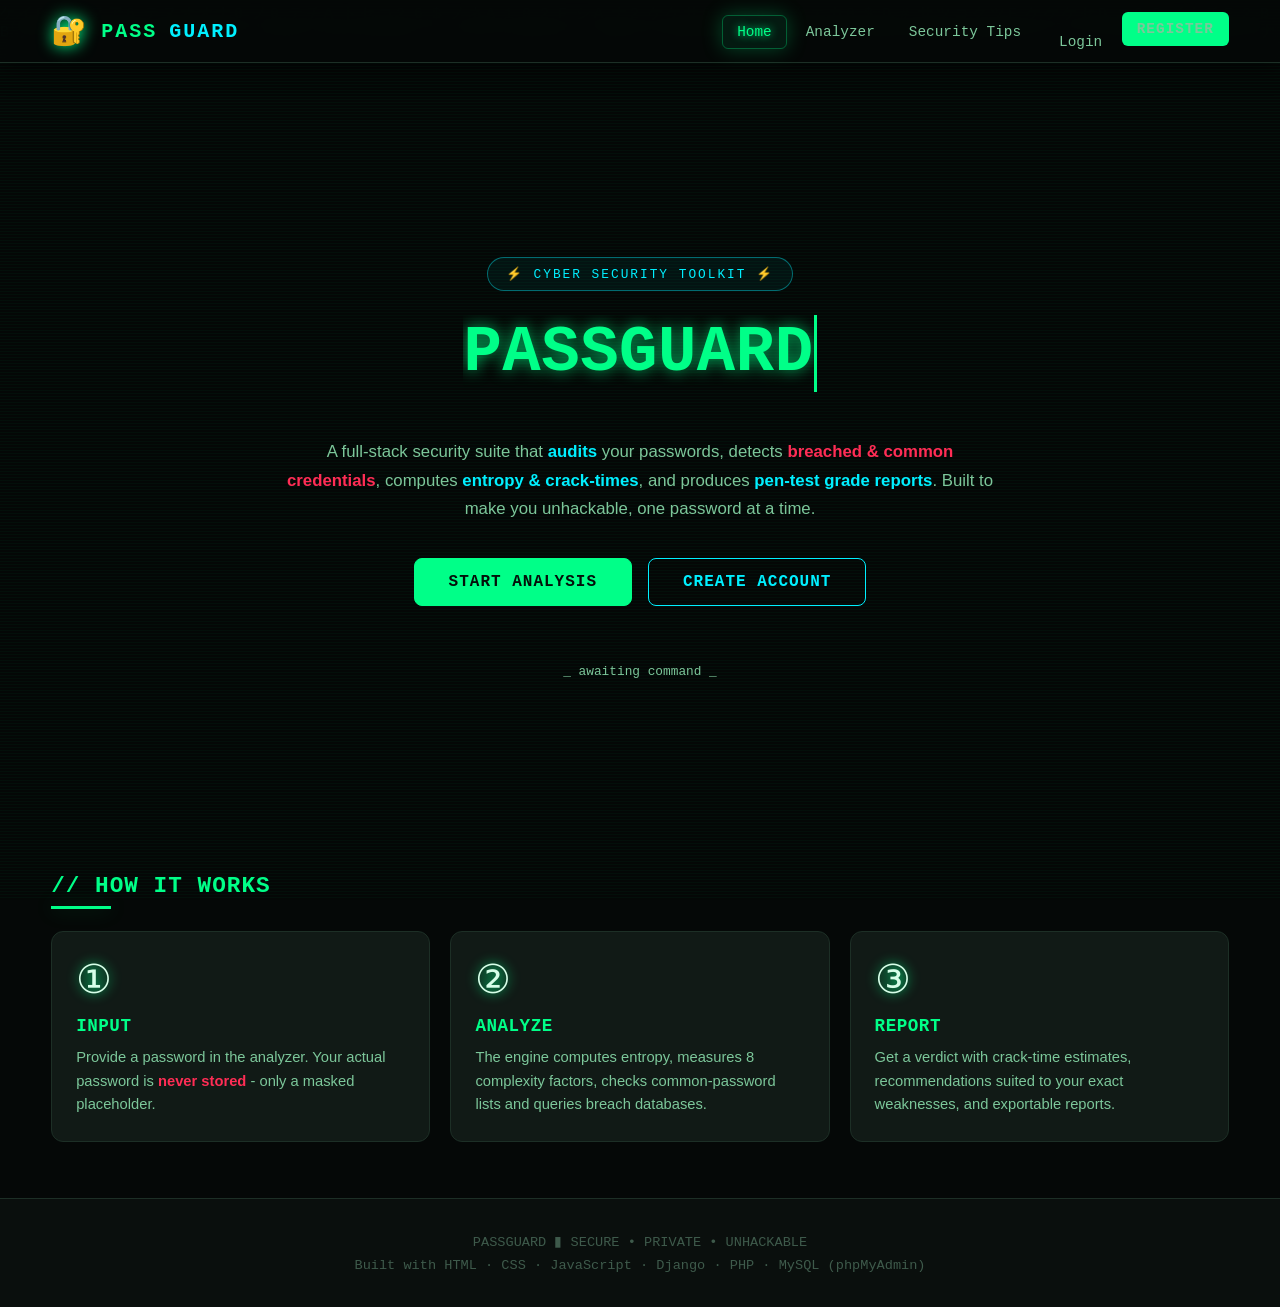
<file: frontend/index.html>
<!DOCTYPE html>
<html lang="en">
<head>
  <meta charset="UTF-8">
  <meta name="viewport" content="width=device-width, initial-scale=1.0">
  <title>PassGuard :: Password Strength Analyzer</title>
  <link rel="stylesheet" href="css/style.css">
  <link rel="icon" href="images/logo.svg" type="image/svg+xml">
</head>
<body>
  <canvas id="matrix-canvas" class="matrix-bg"></canvas>
  <div class="scanlines"></div>

  <nav class="navbar">
    <a class="brand" href="index.html"><span class="brand-icon">🔐</span> Pass<span style="color:var(--neon-cyan)">Guard</span></a>
    <ul class="nav-links" id="nav-links">
      <li><a href="index.html" class="active">Home</a></li>
      <li><a href="analyzer.html">Analyzer</a></li>
      <li><a href="recommendations.html">Security Tips</a></li>
      <li id="nav-admin" style="display:none;"><a href="admin_dashboard.html" style="color:var(--toxic-red)">Admin</a></li>
      <li><span id="user-badge" class="terminal-text muted" style="font-size:.75rem;"></span></li>
      <li id="nav-auth-area"></li>
    </ul>
    <button class="burger" onclick="document.getElementById('nav-links').classList.toggle('open')"><span></span><span></span><span></span></button>
  </nav>

  <section class="hero">
    <div class="hero-badge">⚡ CYBER SECURITY TOOLKIT ⚡</div>
    <h1><span class="typewriter" id="typewriter-text" data-text="PASSGUARD"></span></h1>
    <p>
      A full-stack security suite that <b class="cyan-text">audits</b> your passwords, detects
      <b class="danger">breached &amp; common credentials</b>, computes
      <b class="cyan-text">entropy &amp; crack-times</b>, and produces
      <b class="cyan-text">pen-test grade reports</b>. Built to make you
      unhackable, one password at a time.
    </p>
    <div style="display:flex; gap:16px; flex-wrap:wrap; justify-content:center; margin-top:10px;">
      <a href="analyzer.html" class="btn btn-solid btn-lg">START ANALYSIS</a>
      <a href="register.html" class="btn btn-cyan btn-lg">CREATE ACCOUNT</a>
    </div>
    <div class="terminal-text muted" style="margin-top:34px; font-size:.8rem;">
      <span class="blink">_</span> awaiting command <span class="blink">_</span>
    </div>
  </section>

<section class="section" style="padding-top:0;">
    <h2 class="section-title">// HOW IT WORKS</h2>
    <div class="grid grid-3">
      <div class="card">
        <span class="card-icon">①</span>
        <h3>INPUT</h3>
        <p>Provide a password in the analyzer. Your actual password is <b class="danger">never stored</b> - only a masked placeholder.</p>
      </div>
      <div class="card">
        <span class="card-icon">②</span>
        <h3>ANALYZE</h3>
        <p>The engine computes entropy, measures 8 complexity factors, checks common-password lists and queries breach databases.</p>
      </div>
      <div class="card">
        <span class="card-icon">③</span>
        <h3>REPORT</h3>
        <p>Get a verdict with crack-time estimates, recommendations suited to your exact weaknesses, and exportable reports.</p>
      </div>
    </div>
  </section>

  <footer class="footer">
<p>PASSGUARD <span class="blink">▮</span> SECURE • PRIVATE • UNHACKABLE</p>
    <p style="margin-top:8px;">Built with HTML · CSS · JavaScript · Django · PHP · MySQL (phpMyAdmin)</p>
  </footer>

  <script src="js/common.js"></script>
</body>
</html>
</file>
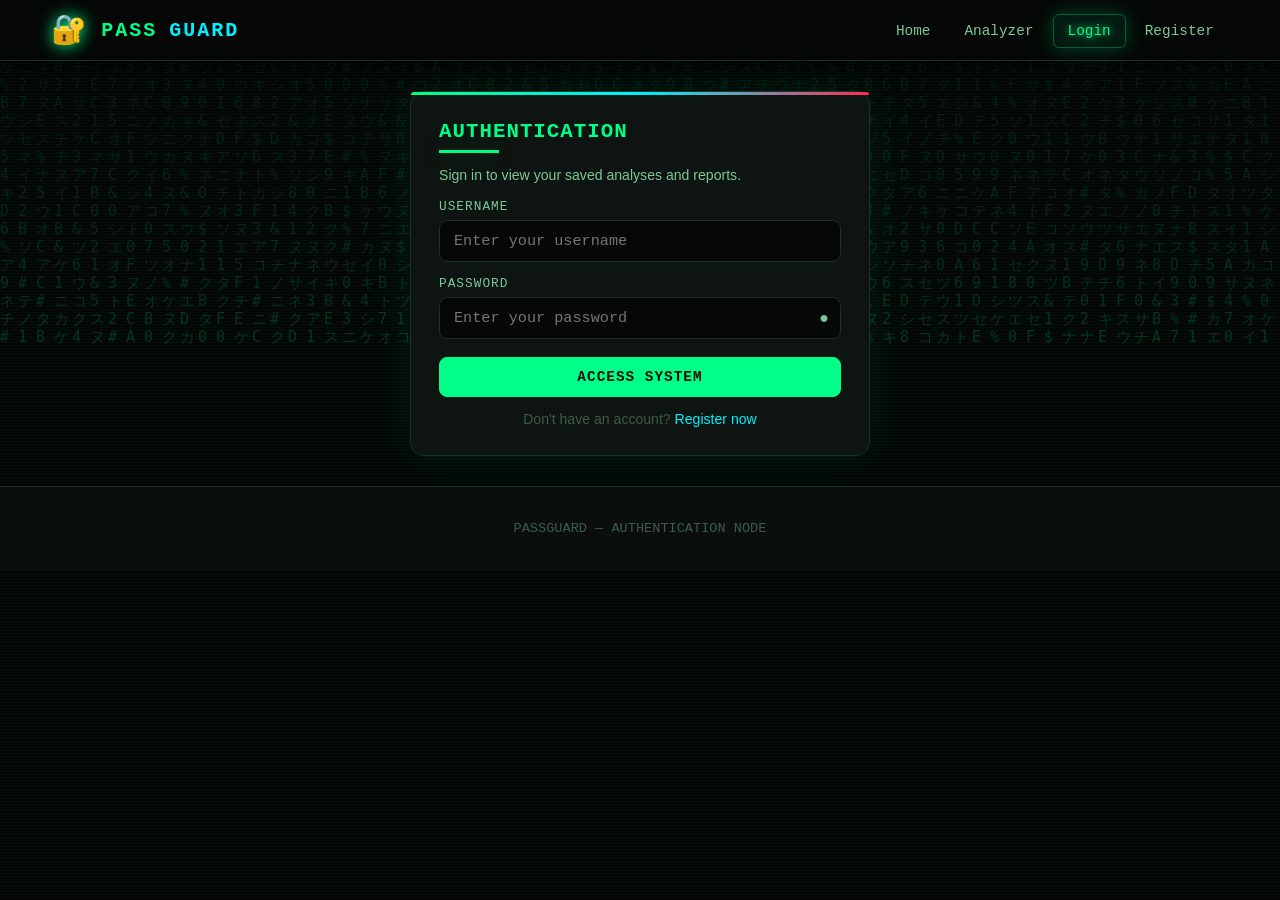
<file: frontend/admin_dashboard.html>
<!DOCTYPE html>
<html lang="en">
<head>
  <meta charset="UTF-8">
  <meta name="viewport" content="width=device-width, initial-scale=1.0">
  <title>PassGuard :: Admin Dashboard</title>
  <link rel="stylesheet" href="css/style.css">
  <link rel="icon" href="images/logo.svg" type="image/svg+xml">
</head>
<body>
  <canvas id="matrix-canvas" class="matrix-bg"></canvas>
  <div class="scanlines"></div>

  <nav class="navbar">
    <a class="brand" href="index.html"><span class="brand-icon">🔐</span> Pass<span style="color:var(--neon-cyan)">Guard</span></a>
    <ul class="nav-links" id="nav-links">
      <li><a href="dashboard.html">Dashboard</a></li>
      <li><a href="analyzer.html">Analyzer</a></li>
      <li><a href="history.html">History</a></li>
      <li><a href="report.html">Report</a></li>
      <li><a href="admin_dashboard.html" class="active" style="color:var(--toxic-red)">Admin</a></li>
      <li><span id="user-badge" class="terminal-text muted" style="font-size:.75rem;"></span></li>
      <li id="nav-auth-area"></li>
    </ul>
    <button class="burger" onclick="document.getElementById('nav-links').classList.toggle('open')"><span></span><span></span><span></span></button>
  </nav>

  <section class="section">
    <div style="display:flex; justify-content:space-between; align-items:center; gap:16px; flex-wrap:wrap;">
      <h2 class="section-title" style="margin-bottom:0;">
        <span style="color:var(--toxic-red)">//</span> ADMIN DASHBOARD
        <span class="muted" style="font-size:.85rem;">root: <span id="admin-name" class="danger">...</span></span>
      </h2>
      <span class="terminal-text muted" id="admin-stats-text" style="font-size:.75rem;"></span>
    </div>

    <div class="grid grid-2" style="grid-template-columns:repeat(auto-fit,minmax(150px,1fr)); margin-top:30px;">
      <div class="counter-card"><div class="counter" id="users-total">0</div><div class="counter-label">Total Users</div></div>
      <div class="counter-card"><div class="counter" id="passwords-total">0</div><div class="counter-label">Total Analyses</div></div>
      <div class="counter-card"><div class="counter" id="common-total" style="color:var(--warning-amber);">0</div><div class="counter-label">Common Flags</div></div>
      <div class="counter-card"><div class="counter" id="breaches-total" style="color:var(--toxic-red);">0</div><div class="counter-label">Breach Hits</div></div>
      <div class="counter-card"><div class="counter" id="reports-total" style="color:var(--neon-cyan);">0</div><div class="counter-label">Reports</div></div>
      <div class="counter-card"><div class="counter" id="active-today" style="color:var(--matrix-green);">0</div><div class="counter-label">Active Today</div></div>
    </div>

    <div class="grid grid-2" style="margin-top:26px;">
      <div class="chart-container">
        <h3>▌ WEEKLY ACTIVITY</h3>
        <canvas id="week-chart" width="470" height="220"></canvas>
      </div>
      <div class="chart-container">
        <h3>▌ LIVE SYSTEM LOG</h3>
        <div class="terminal-feed" id="admin-feed"></div>
      </div>
    </div>

    <div class="chart-container" style="margin-top:26px;">
      <h3>▌ USER MANAGEMENT <span class="muted" style="font-size:.75rem;">(ban / unban / delete)</span></h3>
      <div class="table-wrapper" style="margin-top:14px;">
        <table>
          <thead><tr>
            <th>ID</th><th>Username</th><th>Full Name</th><th>Email</th><th>Role</th>
            <th>Status</th><th>Analyses</th><th>Last Login</th><th>Actions</th>
          </tr></thead>
          <tbody id="users-tbody"></tbody>
        </table>
      </div>
    </div>
  </section>

  <footer class="footer"><p>PASSGUARD — ADMIN NODE (RESTRICTED AREA)</p></footer>

  <script src="js/common.js"></script>
  <script src="js/admin.js"></script>
</body>
</html>
</file>
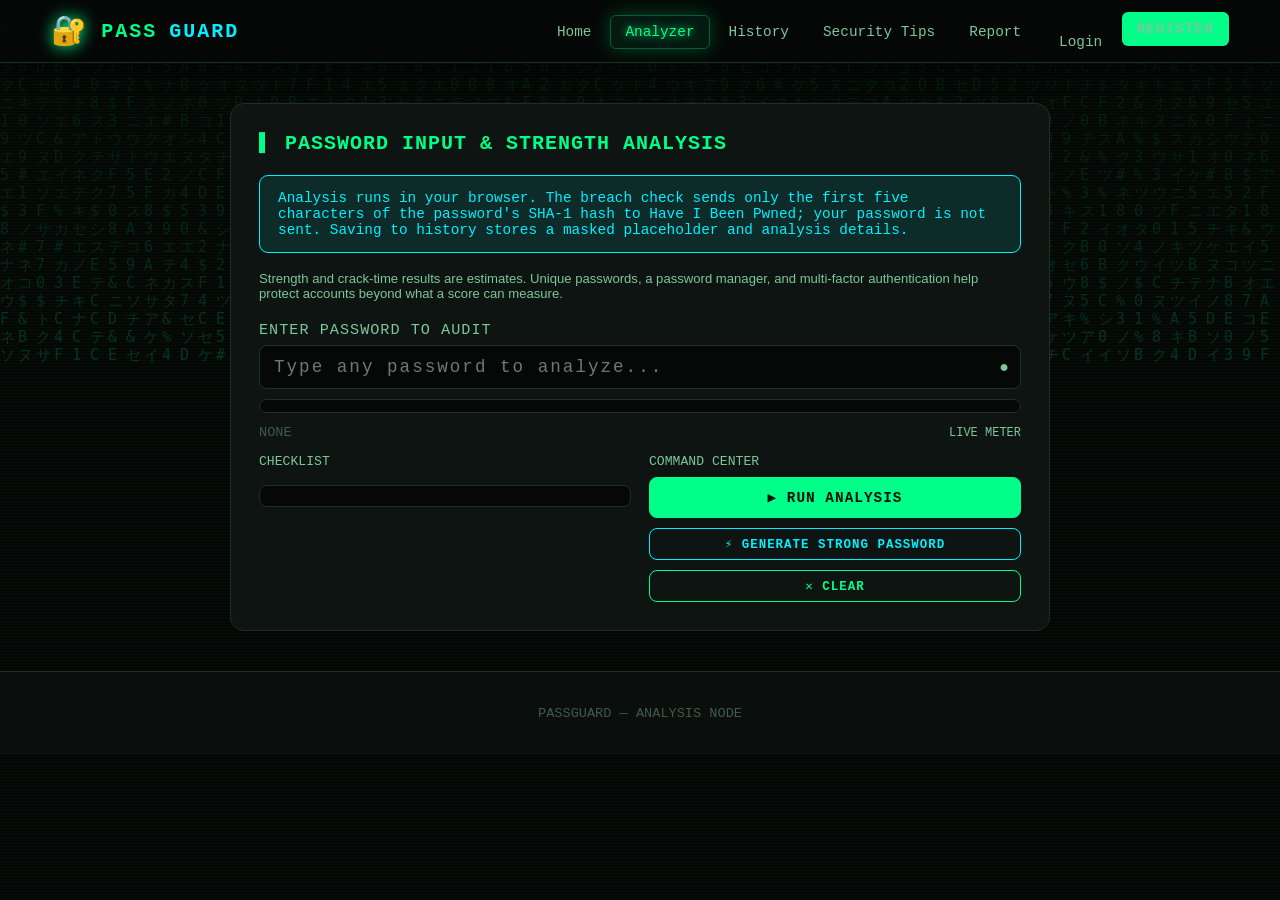
<file: frontend/analyzer.html>
<!DOCTYPE html>
<html lang="en">
<head>
  <meta charset="UTF-8">
  <meta name="viewport" content="width=device-width, initial-scale=1.0">
  <title>PassGuard :: Password Analyzer</title>
  <link rel="stylesheet" href="css/style.css">
  <link rel="icon" href="images/logo.svg" type="image/svg+xml">
</head>
<body>
  <canvas id="matrix-canvas" class="matrix-bg"></canvas>
  <div class="scanlines"></div>

  <nav class="navbar">
    <a class="brand" href="index.html"><span class="brand-icon">🔐</span> Pass<span style="color:var(--neon-cyan)">Guard</span></a>
    <ul class="nav-links" id="nav-links">
      <li><a href="index.html">Home</a></li>
      <li><a href="analyzer.html" class="active">Analyzer</a></li>
      <li><a href="history.html">History</a></li>
      <li><a href="recommendations.html">Security Tips</a></li>
      <li><a href="report.html">Report</a></li>
      <li id="nav-admin" style="display:none;"><a href="admin_dashboard.html" style="color:var(--toxic-red)">Admin</a></li>
      <li><span id="user-badge" class="terminal-text muted" style="font-size:.75rem;"></span></li>
      <li id="nav-auth-area"></li>
    </ul>
    <button class="burger" onclick="document.getElementById('nav-links').classList.toggle('open')"><span></span><span></span><span></span></button>
  </nav>

  <div class="analyzer-layout" style="grid-template-columns:none; max-width:1200px; margin:40px auto; padding:0 5%;">
    <div class="analyzer-panel" style="max-width:820px; margin:0 auto; width:100%;">
      <h2><span class="blink">▌</span> PASSWORD INPUT &amp; STRENGTH ANALYSIS</h2>

      <div class="alert alert-info show" style="display:block;">
        Analysis runs in your browser. The breach check sends only the first five characters of the password's SHA-1 hash to Have I Been Pwned; your password is not sent. Saving to history stores a masked placeholder and analysis details.
      </div>
      <p class="muted" style="font-size:.82rem; margin:12px 0 0;">Strength and crack-time results are estimates. Unique passwords, a password manager, and multi-factor authentication help protect accounts beyond what a score can measure.</p>

      <div class="form-group" style="margin-top:20px;">
        <label for="password" style="font-size:.95rem;">ENTER PASSWORD TO AUDIT</label>
        <div class="input-wrapper">
          <input type="password" id="password" placeholder="Type any password to analyze..." autocomplete="off" style="font-size:1.1rem; letter-spacing:2px;">
          <button type="button" class="toggle-password" data-target="password">●</button>
        </div>
        <div class="strength-meter" style="height:14px;"><div class="strength-fill" id="password-meter"></div></div>
        <div class="strength-stats">
          <span id="password-label" style="color:var(--text-muted)">NONE</span>
          <span class="muted" style="font-size:.75rem;">LIVE METER</span>
        </div>
      </div>

      <div class="grid grid-2" style="gap:18px; margin-top:8px;">
        <div>
          <label style="display:block; margin-bottom:8px; font-family:var(--font-terminal); font-size:.82rem; color:var(--text-secondary);">CHECKLIST</label>
          <ul class="criteria-list" id="password-criteria" style="border:1px solid var(--border-glow); border-radius:8px; padding:10px 14px; background:var(--bg-deep);"></ul>
        </div>
        <div>
          <label style="display:block; margin-bottom:8px; font-family:var(--font-terminal); font-size:.82rem; color:var(--text-secondary);">COMMAND CENTER</label>
          <div style="display:flex; flex-direction:column; gap:10px;">
            <button class="btn btn-solid" onclick="PSA_AnalyzerPage.run()">▶ RUN ANALYSIS</button>
            <button class="btn btn-cyan btn-sm" onclick="PSA_Analyzer.generateStrongSuggestion()">⚡ Generate Strong Password</button>
            <button class="btn btn-sm" onclick="document.getElementById('password').value=''; document.getElementById('password').dispatchEvent(new Event('input')); PSA_AnalyzerPage.clearResult();">✕ Clear</button>
          </div>
          <div id="generated-password" style="margin-top:14px; display:none;">
            <div class="analyzer-panel" style="padding:14px; margin:0; background:var(--bg-deep);">
              <div id="generated-pw-value" style="font-family:var(--font-terminal); font-size:1.05rem; color:var(--neon-cyan); word-break:break-all; margin-bottom:8px;"></div>
              <div style="display:flex; gap:8px;">
                <button class="btn btn-sm btn-cyan" onclick="PSA_Analyzer.copyGenerated()">Copy</button>
                <button class="btn btn-sm" onclick="PSA_Analyzer.useGenerated()">Use</button>
              </div>
            </div>
          </div>
        </div>
      </div>

      <div id="analysis-result" class="analysis-result" style="margin-top:28px;"></div>
    </div>
  </div>

  <footer class="footer"><p>PASSGUARD — ANALYSIS NODE</p></footer>

<script src="js/common.js"></script>
<script src="js/validations.js"></script>
<script src="js/analyzer.js"></script>
<script src="js/report.js"></script>
<script src="js/analyzer_page.js"></script>
</body>
</html>
</file>
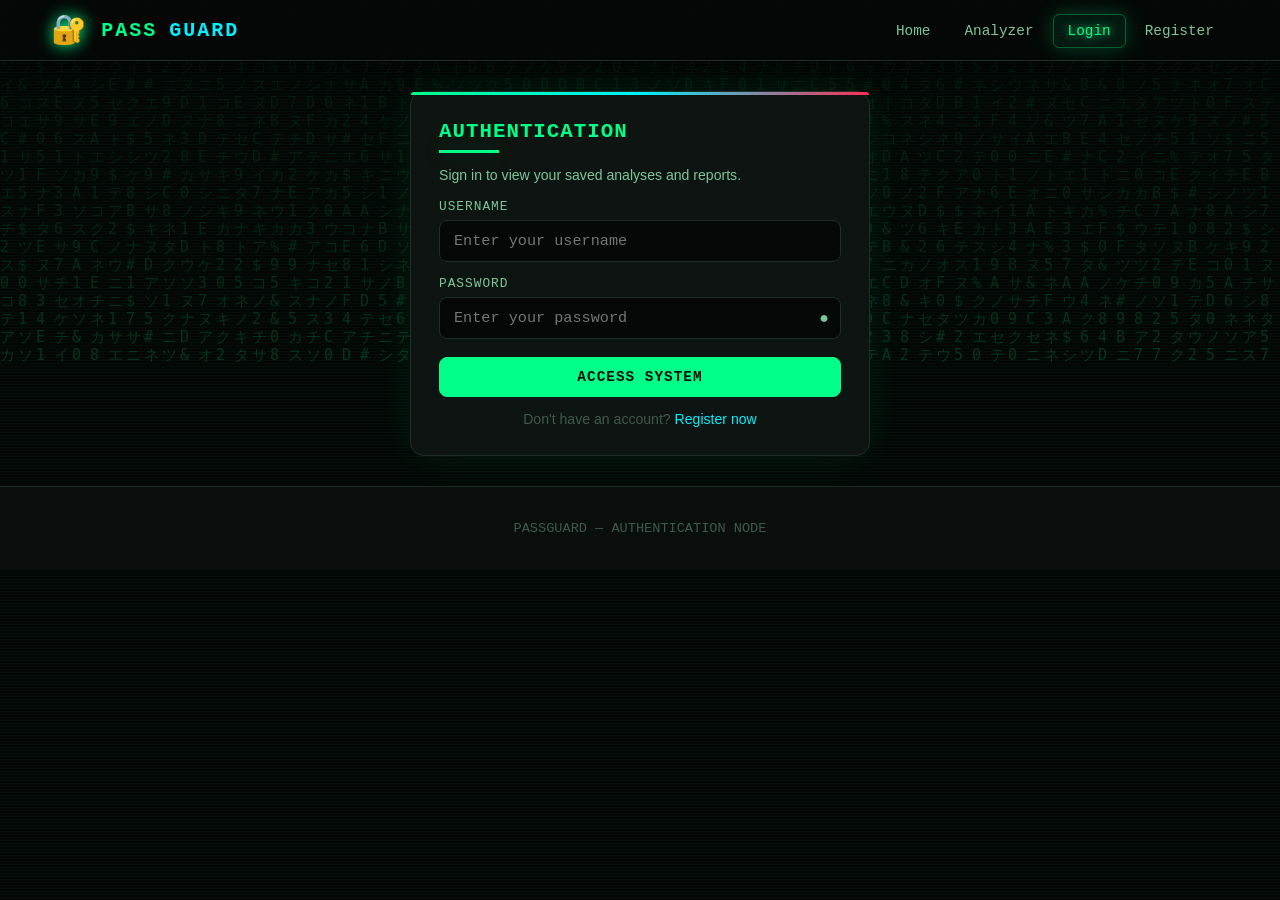
<file: frontend/dashboard.html>
<!DOCTYPE html>
<html lang="en">
<head>
  <meta charset="UTF-8">
  <meta name="viewport" content="width=device-width, initial-scale=1.0">
  <title>PassGuard :: Dashboard</title>
  <link rel="stylesheet" href="css/style.css">
  <link rel="icon" href="images/logo.svg" type="image/svg+xml">
</head>
<body>
  <canvas id="matrix-canvas" class="matrix-bg"></canvas>
  <div class="scanlines"></div>

  <nav class="navbar">
    <a class="brand" href="index.html"><span class="brand-icon">🔐</span> Pass<span style="color:var(--neon-cyan)">Guard</span></a>
    <ul class="nav-links" id="nav-links">
      <li><a href="index.html">Home</a></li>
      <li><a href="dashboard.html" class="active">Dashboard</a></li>
      <li><a href="analyzer.html">Analyzer</a></li>
      <li><a href="history.html">History</a></li>
      <li><a href="recommendations.html">Security Tips</a></li>
      <li><a href="report.html">Report</a></li>
      <li id="nav-admin" style="display:none;"><a href="admin_dashboard.html" style="color:var(--toxic-red)">Admin</a></li>
      <li><span id="user-badge" class="terminal-text muted" style="font-size:.75rem;"></span></li>
      <li id="nav-auth-area"></li>
    </ul>
    <button class="burger" onclick="document.getElementById('nav-links').classList.toggle('open')"><span></span><span></span><span></span></button>
  </nav>

  <section class="section">
    <h2 class="section-title">// USER DASHBOARD <span class="muted" style="font-size:.9rem;">welcome back, <span id="user-name-display" class="cyan-text">USER</span></span></h2>

    <div class="grid grid-2" style="grid-template-columns:repeat(auto-fit,minmax(150px,1fr));">
      <div class="counter-card"><div class="counter" id="stat-total">0</div><div class="counter-label">Total Analyses</div></div>
      <div class="counter-card"><div class="counter" id="stat-avg">0</div><div class="counter-label">Avg Strength /8</div></div>
      <div class="counter-card"><div class="counter" id="stat-weak" style="color:var(--toxic-red);">0</div><div class="counter-label">Weak Flagged</div></div>
      <div class="counter-card"><div class="counter" id="stat-strong" style="color:var(--matrix-green);">0</div><div class="counter-label">Strong Passwords</div></div>
      <div class="counter-card"><div class="counter" id="stat-common" style="color:var(--warning-amber);">0</div><div class="counter-label">Common Detected</div></div>
      <div class="counter-card"><div class="counter" id="stat-breaches" style="color:var(--toxic-red);">0</div><div class="counter-label">Breach Hits</div></div>
    </div>

    <div class="grid grid-2" style="margin-top:26px;">
      <div class="chart-container">
        <h3>▌ STRENGTH DISTRIBUTION</h3>
        <canvas id="strength-chart" width="480" height="240"></canvas>
      </div>
      <div class="chart-container">
        <h3>▌ QUICK ACTIONS</h3>
        <div style="display:flex; flex-direction:column; gap:12px; margin-top:14px;">
          <a href="analyzer.html" class="btn btn-solid">▶ Analyze a Password</a>
          <a href="history.html" class="btn btn-cyan">🗃 View Full History</a>
          <a href="recommendations.html" class="btn">🛡 Security Recommendations</a>
          <a href="report.html" class="btn">📄 Generate Report</a>
        </div>
      </div>
    </div>

    <div class="chart-container" style="margin-top:26px;">
      <h3>▌ RECENT ANALYSES</h3>
      <div class="table-wrapper" style="margin-top:14px;">
        <table>
          <thead><tr><th>Password</th><th>Rating</th><th>Score</th><th>Crack Time</th><th>Status</th><th>Time</th></tr></thead>
          <tbody id="recent-analyses"></tbody>
        </table>
      </div>
    </div>
  </section>

  <footer class="footer"><p>PASSGUARD — USER DASHBOARD</p></footer>

  <script src="js/common.js"></script>
  <script src="js/dashboard.js"></script>
</body>
</html>
</file>
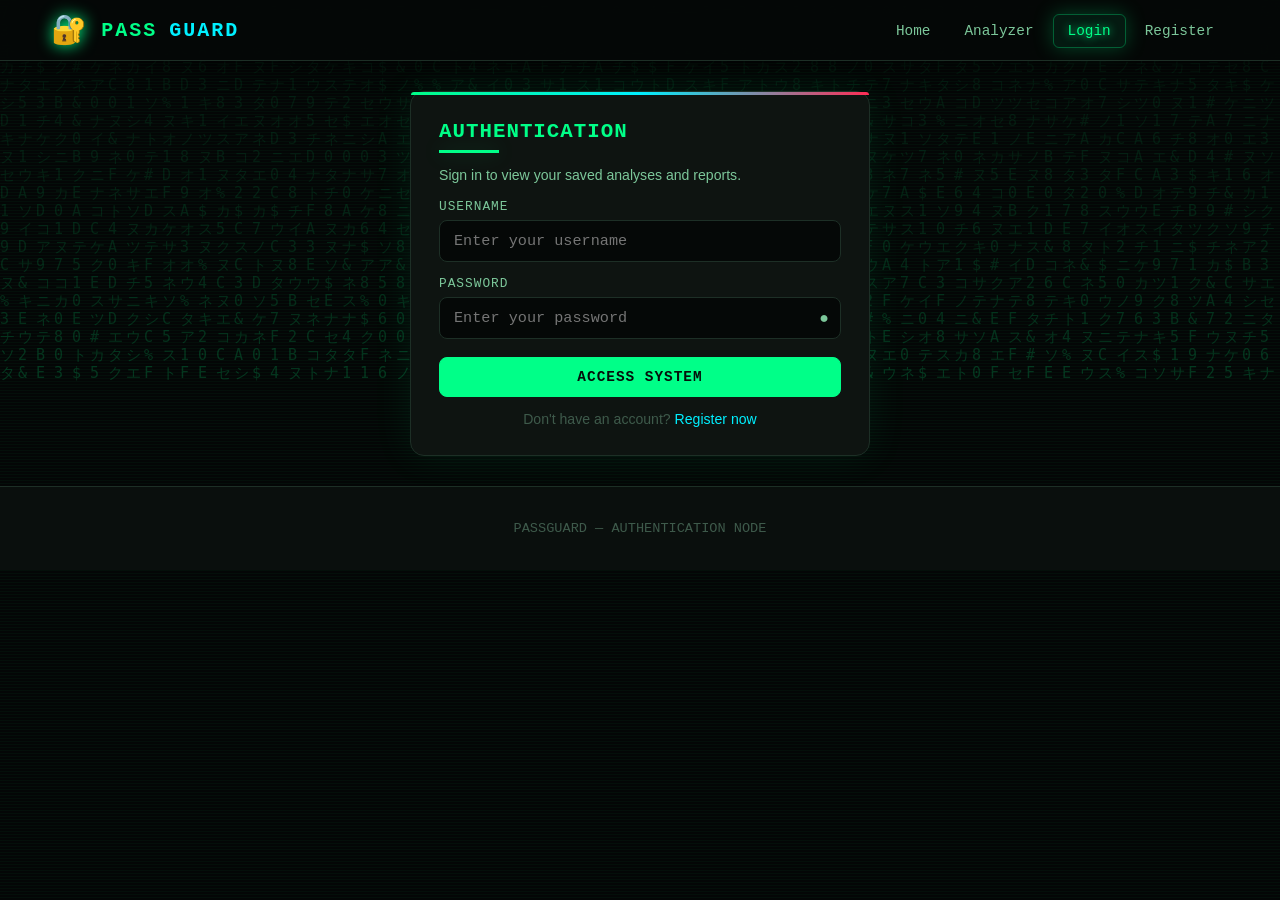
<file: frontend/history.html>
<!DOCTYPE html>
<html lang="en">
<head>
  <meta charset="UTF-8">
  <meta name="viewport" content="width=device-width, initial-scale=1.0">
  <title>PassGuard :: History</title>
  <link rel="stylesheet" href="css/style.css">
  <link rel="icon" href="images/logo.svg" type="image/svg+xml">
  <style>
    .modal-overlay {
      display: none; position: fixed; inset: 0; background: rgba(0,0,0,0.8);
      z-index: 1500; align-items: center; justify-content: center; padding: 5%;
    }
    .modal-overlay.open { display: flex; }
    .modal-box {
      background: var(--bg-panel); border: 1px solid var(--matrix-green);
      border-radius: 12px; padding: 30px; max-width: 520px; width: 100%;
      box-shadow: var(--shadow-green); animation: fadeInUp .4s ease;
    }
.modal-box h3 { color: var(--matrix-green); font-family: var(--font-terminal); margin-bottom: 16px; }
  </style>
</head>
<body>
  <canvas id="matrix-canvas" class="matrix-bg"></canvas>
  <div class="scanlines"></div>

  <nav class="navbar">
    <a class="brand" href="index.html"><span class="brand-icon">🔐</span> Pass<span style="color:var(--neon-cyan)">Guard</span></a>
    <ul class="nav-links" id="nav-links">
      <li><a href="dashboard.html">Dashboard</a></li>
      <li><a href="analyzer.html">Analyzer</a></li>
      <li><a href="history.html" class="active">History</a></li>
      <li><a href="recommendations.html">Security Tips</a></li>
      <li><a href="report.html">Report</a></li>
      <li id="nav-admin" style="display:none;"><a href="admin_dashboard.html" style="color:var(--toxic-red)">Admin</a></li>
      <li><span id="user-badge" class="terminal-text muted" style="font-size:.75rem;"></span></li>
      <li id="nav-auth-area"></li>
    </ul>
    <button class="burger" onclick="document.getElementById('nav-links').classList.toggle('open')"><span></span><span></span><span></span></button>
  </nav>

  <section class="section">
    <h2 class="section-title">// PASSWORD HISTORY <span class="muted" id="history-count" style="font-size:.9rem;"></span></h2>

    <div class="grid grid-2" style="grid-template-columns:1fr; margin-top:10px;">
      <div>
        <div class="table-wrapper">
          <table>
            <thead><tr>
              <th>ID</th><th>Password</th><th>Rating</th><th>Score</th><th>Entropy</th>
              <th>Crack Time</th><th>Common</th><th>Breaches</th><th>Analyzed</th><th>Actions</th>
            </tr></thead>
            <tbody id="history-tbody"></tbody>
          </table>
        </div>
      </div>
    </div>

    <div class="chart-container" style="margin-top:30px;">
      <h3>▌ ANALYSIS FEED</h3>
      <div class="terminal-feed" id="history-feed"></div>
    </div>
  </section>

  <div class="modal-overlay" id="detail-modal">
    <div class="modal-box">
      <h3>// ANALYSIS DETAILS</h3>
      <div class="modal-body"></div>
      <button class="btn btn-sm" id="modal-close" style="margin-top:18px;">CLOSE</button>
    </div>
  </div>

  <footer class="footer"><p>PASSGUARD — HISTORY NODE</p></footer>

  <script src="js/common.js"></script>
  <script src="js/history.js"></script>
</body>
</html>
</file>
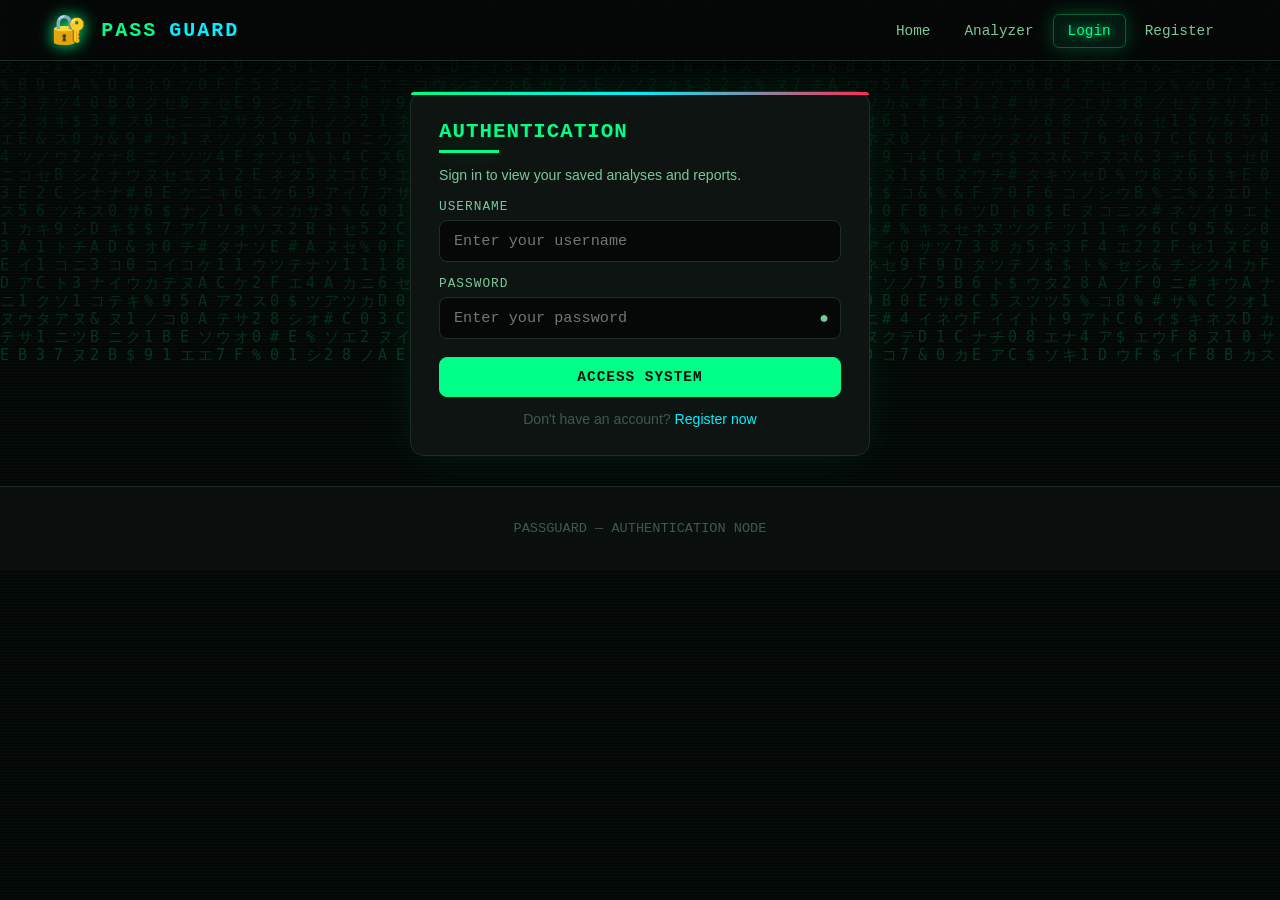
<file: frontend/login.html>
<!DOCTYPE html>
<html lang="en">
<head>
  <meta charset="UTF-8">
  <meta name="viewport" content="width=device-width, initial-scale=1.0">
  <title>PassGuard :: Login</title>
  <link rel="stylesheet" href="css/style.css">
  <link rel="icon" href="images/logo.svg" type="image/svg+xml">
</head>
<body>
  <canvas id="matrix-canvas" class="matrix-bg"></canvas>
  <div class="scanlines"></div>

  <nav class="navbar">
    <a class="brand" href="index.html"><span class="brand-icon">🔐</span> Pass<span style="color:var(--neon-cyan)">Guard</span></a>
    <ul class="nav-links" id="nav-links">
      <li><a href="index.html">Home</a></li>
      <li><a href="analyzer.html">Analyzer</a></li>
      <li><a href="login.html" class="active">Login</a></li>
      <li><a href="register.html">Register</a></li>
    </ul>
    <button class="burger" onclick="document.getElementById('nav-links').classList.toggle('open')"><span></span><span></span><span></span></button>
  </nav>

  <div class="form-container">
<h2 class="section-title" style="font-size:1.3rem; margin-bottom:14px;">AUTHENTICATION</h2>
    <div id="alert-box"></div>

    <p class="muted" style="font-size:.88rem; margin:0 0 16px;">Sign in to view your saved analyses and reports.</p>

    <form id="login-form" novalidate>
      <div class="form-group">
        <label for="username">USERNAME</label>
        <input type="text" id="username" placeholder="Enter your username" autocomplete="username">
        <div class="error-msg" id="username-error"></div>
      </div>
      <div class="form-group">
        <label for="password">PASSWORD</label>
        <div class="input-wrapper">
          <input type="password" id="password" placeholder="Enter your password" autocomplete="current-password" maxlength="8">
          <button type="button" class="toggle-password" data-target="password">●</button>
        </div>
        <div class="error-msg" id="password-error"></div>
      </div>
      <button type="submit" class="btn btn-solid" id="login-btn" style="width:100%; margin-top:4px;">ACCESS SYSTEM</button>
    </form>

    <div class="form-link">Don't have an account? <a href="register.html">Register now</a></div>
  </div>

  <footer class="footer"><p>PASSGUARD — AUTHENTICATION NODE</p></footer>

  <script src="js/common.js"></script>
  <script src="js/validations.js"></script>
  <script src="js/auth.js"></script>
</body>
</html>
</file>
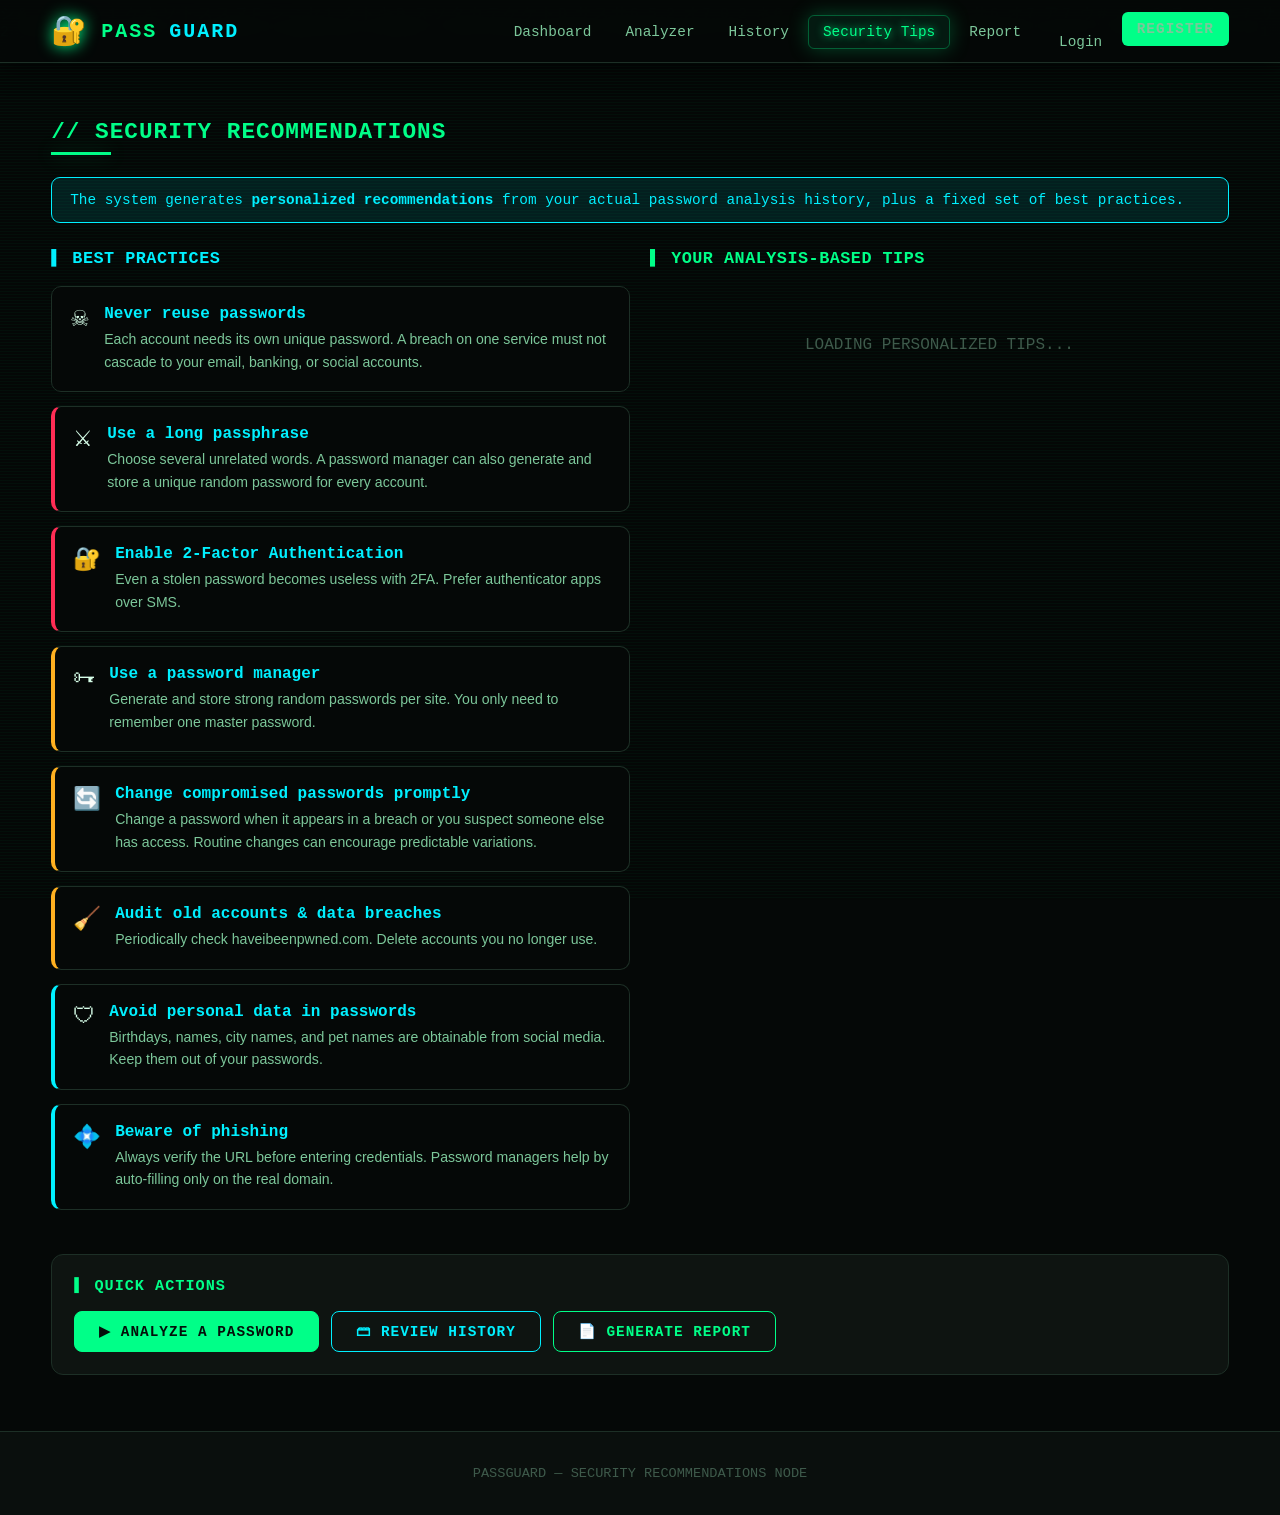
<file: frontend/recommendations.html>
<!DOCTYPE html>
<html lang="en">
<head>
  <meta charset="UTF-8">
  <meta name="viewport" content="width=device-width, initial-scale=1.0">
  <title>PassGuard :: Recommendations</title>
  <link rel="stylesheet" href="css/style.css">
  <link rel="icon" href="images/logo.svg" type="image/svg+xml">
</head>
<body>
  <canvas id="matrix-canvas" class="matrix-bg"></canvas>
  <div class="scanlines"></div>

  <nav class="navbar">
    <a class="brand" href="index.html"><span class="brand-icon">🔐</span> Pass<span style="color:var(--neon-cyan)">Guard</span></a>
    <ul class="nav-links" id="nav-links">
      <li><a href="dashboard.html">Dashboard</a></li>
      <li><a href="analyzer.html">Analyzer</a></li>
      <li><a href="history.html">History</a></li>
      <li><a href="recommendations.html" class="active">Security Tips</a></li>
      <li><a href="report.html">Report</a></li>
      <li id="nav-admin" style="display:none;"><a href="admin_dashboard.html" style="color:var(--toxic-red)">Admin</a></li>
      <li><span id="user-badge" class="terminal-text muted" style="font-size:.75rem;"></span></li>
      <li id="nav-auth-area"></li>
    </ul>
    <button class="burger" onclick="document.getElementById('nav-links').classList.toggle('open')"><span></span><span></span><span></span></button>
  </nav>

  <section class="section">
    <h2 class="section-title">// SECURITY RECOMMENDATIONS</h2>

    <div class="alert alert-info show" style="display:block; margin-bottom:26px;">
      The system generates <b class="cyan-text">personalized recommendations</b> from your actual password analysis history, plus a fixed set of best practices.
    </div>

    <div class="grid grid-2">
      <div>
        <h3 style="color:var(--neon-cyan); font-family:var(--font-terminal); margin-bottom:18px; font-size:1.05rem;">▌ BEST PRACTICES</h3>
        <div id="rec-list" data-wide="true"></div>
      </div>
      <div>
        <h3 style="color:var(--matrix-green); font-family:var(--font-terminal); margin-bottom:18px; font-size:1.05rem;">▌ YOUR ANALYSIS-BASED TIPS</h3>
        <div id="rec-history">
          <div class="empty-state">LOADING PERSONALIZED TIPS...</div>
        </div>
      </div>
    </div>

    <div class="chart-container" style="margin-top:30px;">
      <h3>▌ QUICK ACTIONS</h3>
      <div style="display:flex; gap:12px; flex-wrap:wrap; margin-top:14px;">
        <a href="analyzer.html" class="btn btn-solid">▶ Analyze a Password</a>
        <a href="history.html" class="btn btn-cyan">🗃 Review History</a>
        <a href="report.html" class="btn">📄 Generate Report</a>
      </div>
    </div>
  </section>

  <footer class="footer"><p>PASSGUARD — SECURITY RECOMMENDATIONS NODE</p></footer>

  <script src="js/common.js"></script>
  <script src="js/recommendations.js"></script>
</body>
</html>
</file>
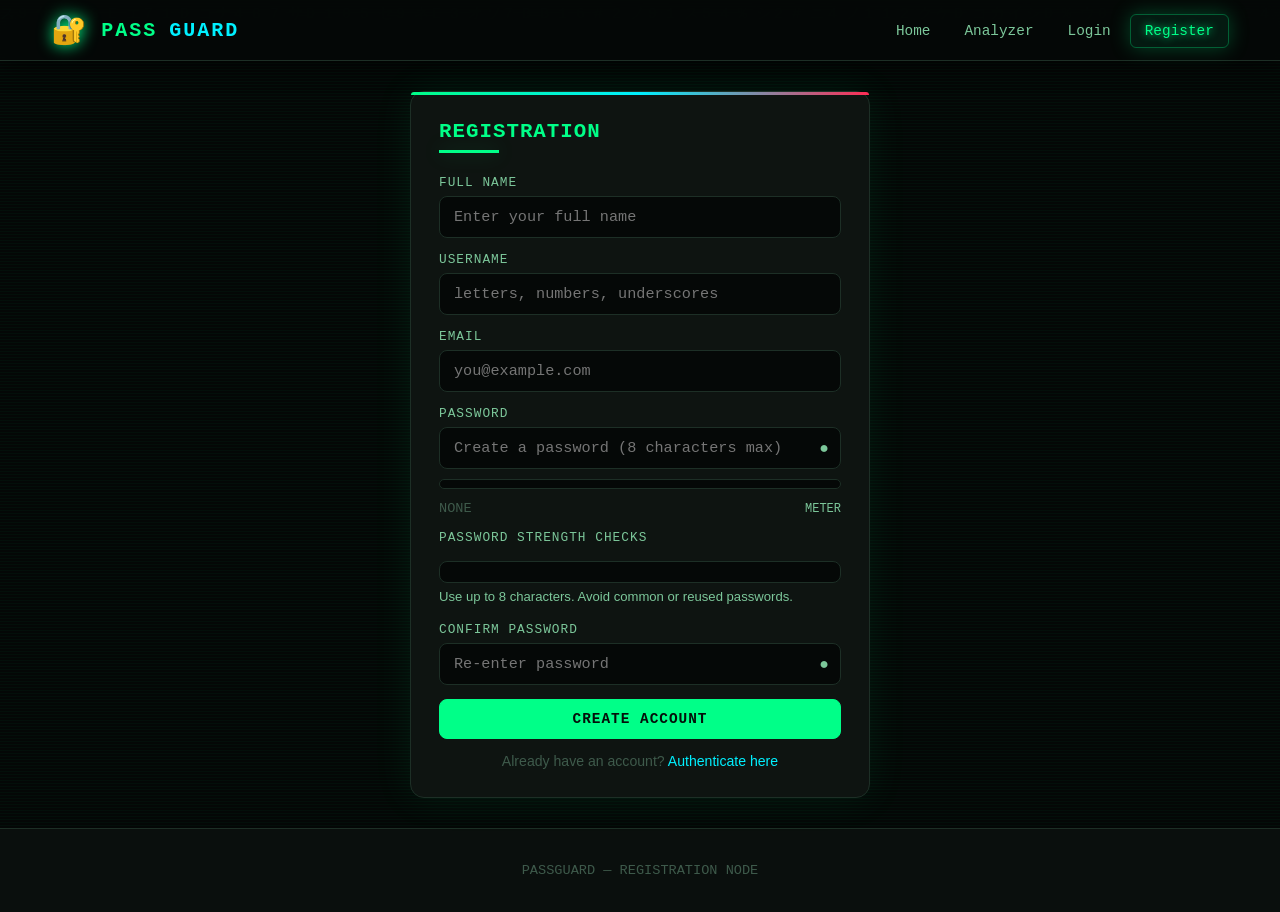
<file: frontend/register.html>
<!DOCTYPE html>
<html lang="en">
<head>
  <meta charset="UTF-8">
  <meta name="viewport" content="width=device-width, initial-scale=1.0">
  <title>PassGuard :: Registration</title>
  <link rel="stylesheet" href="css/style.css">
  <link rel="icon" href="images/logo.svg" type="image/svg+xml">
</head>
<body>
  <canvas id="matrix-canvas" class="matrix-bg"></canvas>
  <div class="scanlines"></div>

  <nav class="navbar">
    <a class="brand" href="index.html"><span class="brand-icon">🔐</span> Pass<span style="color:var(--neon-cyan)">Guard</span></a>
    <ul class="nav-links" id="nav-links">
      <li><a href="index.html">Home</a></li>
      <li><a href="analyzer.html">Analyzer</a></li>
      <li><a href="login.html">Login</a></li>
      <li><a href="register.html" class="active">Register</a></li>
    </ul>
    <button class="burger" onclick="document.getElementById('nav-links').classList.toggle('open')"><span></span><span></span><span></span></button>
  </nav>

  <div class="form-container">
    <h2 class="section-title" style="font-size:1.3rem;">REGISTRATION</h2>
    <div id="alert-box"></div>

    <form id="register-form" novalidate>
      <div class="form-group">
        <label for="fullname">FULL NAME</label>
        <input type="text" id="fullname" placeholder="Enter your full name" autocomplete="name">
        <div class="error-msg" id="fullname-error"></div>
      </div>
      <div class="form-group">
        <label for="username">USERNAME</label>
        <input type="text" id="username" placeholder="letters, numbers, underscores" autocomplete="username">
        <div class="error-msg" id="username-error"></div>
      </div>
      <div class="form-group">
        <label for="email">EMAIL</label>
        <input type="email" id="email" placeholder="you@example.com" autocomplete="email">
        <div class="error-msg" id="email-error"></div>
      </div>
      <div class="form-group">
        <label for="password">PASSWORD</label>
        <div class="input-wrapper">
        <input type="password" id="password" placeholder="Create a password (8 characters max)" autocomplete="new-password" maxlength="8">
          <button type="button" class="toggle-password" data-target="password">●</button>
        </div>
        <div class="strength-meter"><div class="strength-fill" id="password-meter"></div></div>
        <div class="strength-stats">
          <span id="password-label" style="color:var(--text-muted)">NONE</span>
          <span class="muted" style="font-size:.75rem;">METER</span>
        </div>
        <div class="error-msg" id="password-error"></div>
      </div>

      <div class="form-group">
        <label>PASSWORD STRENGTH CHECKS</label>
        <ul class="criteria-list" id="password-criteria" style="border:1px solid var(--border-glow); border-radius:8px; padding:10px 14px; background:var(--bg-deep);">
        </ul>
      </div>

      <p class="muted" style="font-size:.82rem; margin:-8px 0 18px;">Use up to 8 characters. Avoid common or reused passwords.</p>

      <div class="form-group">
        <label for="password_confirm">CONFIRM PASSWORD</label>
        <div class="input-wrapper">
          <input type="password" id="password_confirm" placeholder="Re-enter password" autocomplete="new-password" maxlength="8">
          <button type="button" class="toggle-password" data-target="password_confirm">●</button>
        </div>
        <div class="error-msg" id="password_confirm-error"></div>
      </div>

      <button type="submit" class="btn btn-solid" id="register-btn" style="width:100%;">CREATE ACCOUNT</button>
    </form>

    <div class="form-link">Already have an account? <a href="login.html">Authenticate here</a></div>
  </div>

  <footer class="footer"><p>PASSGUARD — REGISTRATION NODE</p></footer>

  <script src="js/common.js"></script>
  <script src="js/validations.js"></script>
  <script src="js/auth.js"></script>
</body>
</html>
</file>
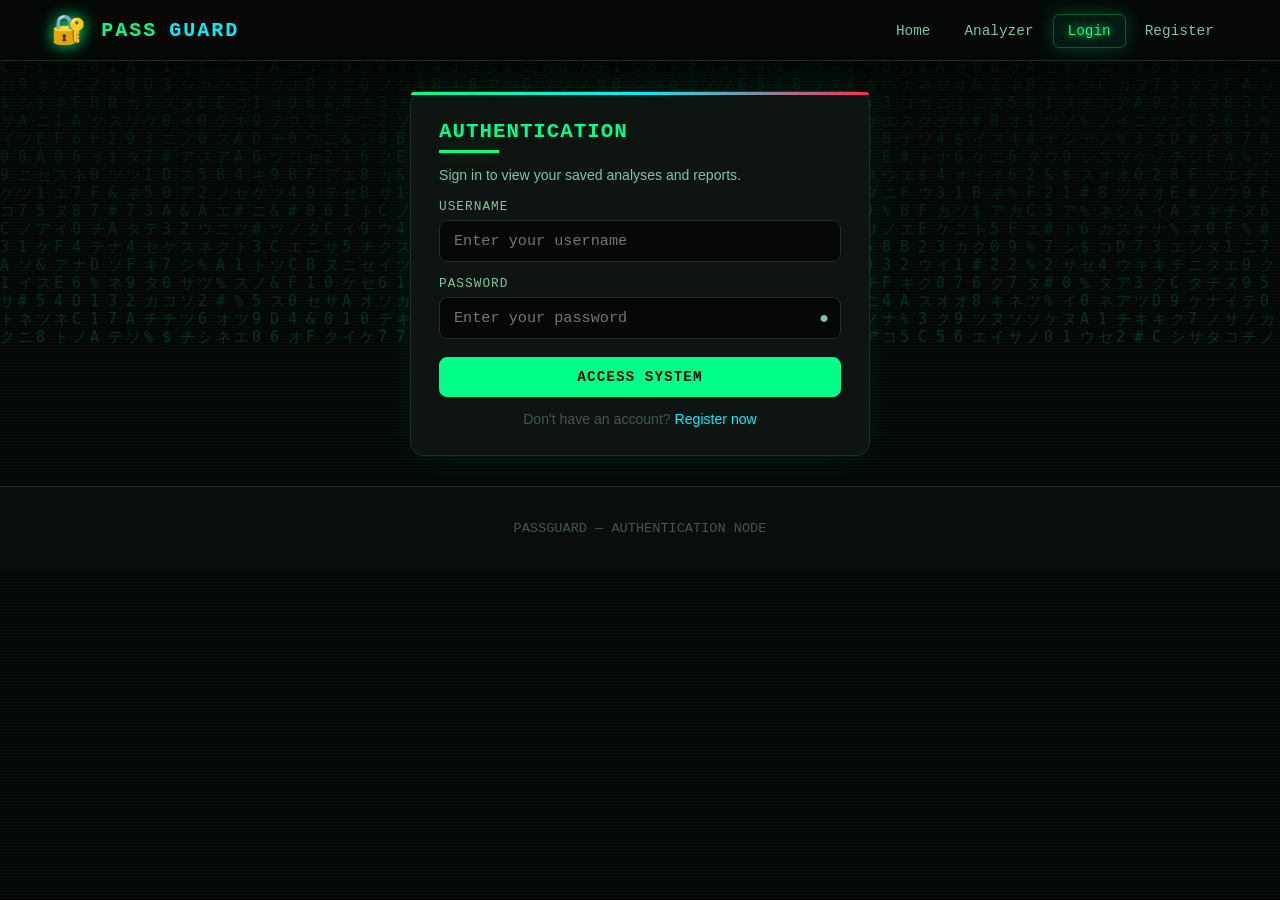
<file: frontend/report.html>
<!DOCTYPE html>
<html lang="en">
<head>
  <meta charset="UTF-8">
  <meta name="viewport" content="width=device-width, initial-scale=1.0">
  <title>PassGuard :: Report</title>
  <link rel="stylesheet" href="css/style.css">
  <link rel="icon" href="images/logo.svg" type="image/svg+xml">
</head>
<body>
  <canvas id="matrix-canvas" class="matrix-bg"></canvas>
  <div class="scanlines"></div>

  <nav class="navbar">
    <a class="brand" href="index.html"><span class="brand-icon">🔐</span> Pass<span style="color:var(--neon-cyan)">Guard</span></a>
    <ul class="nav-links" id="nav-links">
      <li><a href="dashboard.html">Dashboard</a></li>
      <li><a href="analyzer.html">Analyzer</a></li>
      <li><a href="history.html">History</a></li>
      <li><a href="recommendations.html">Security Tips</a></li>
      <li><a href="report.html" class="active">Report</a></li>
      <li id="nav-admin" style="display:none;"><a href="admin_dashboard.html" style="color:var(--toxic-red)">Admin</a></li>
      <li><span id="user-badge" class="terminal-text muted" style="font-size:.75rem;"></span></li>
      <li id="nav-auth-area"></li>
    </ul>
    <button class="burger" onclick="document.getElementById('nav-links').classList.toggle('open')"><span></span><span></span><span></span></button>
  </nav>

  <section class="section">
    <div style="display:flex; justify-content:space-between; align-items:center; gap:20px; flex-wrap:wrap;">
      <h2 class="section-title" style="margin-bottom:0;">// SECURITY REPORT</h2>
      <div class="terminal-text muted" style="font-size:.8rem;">
        generated: <span id="report-timestamp" class="cyan-text">...</span> |
        user: <span id="report-username" class="matrix-green">...</span>
      </div>
    </div>

    <div id="report-content" style="margin-top:30px;">
      <div class="loading show"><div class="typing-indicator">INITIALIZING REPORT ENGINE <span>.</span><span>.</span><span>.</span></div></div>
    </div>
  </section>

  <footer class="footer"><p>PASSGUARD — REPORT GENERATION NODE</p></footer>

  <script src="js/common.js"></script>
  <script src="js/report.js"></script>
</body>
</html>
</file>
<file: frontend/css/style.css>
/* ============================================================
   PASSWORD STRENGTH ANALYZER - HACKING THEME STYLESHEET
   Colors: Matrix green, neon cyan, terminal black, toxic red
   ============================================================ */

:root {
  --bg-deep: #050807;
  --bg-dark: #0a0f0d;
  --bg-panel: #0e1411;
  --bg-card: #111a16;
  --border-glow: #1d2f26;
  --matrix-green: #00ff88;
  --matrix-green-dim: #00cc6a;
  --neon-cyan: #00f0ff;
  --toxic-red: #ff2d55;
  --warning-amber: #ffb020;
  --text-primary: #d7ffe9;
  --text-secondary: #7cc79a;
  --text-muted: #3e5a4b;
  --shadow-green: 0 0 20px rgba(0, 255, 136, 0.25);
  --shadow-cyan: 0 0 25px rgba(0, 240, 255, 0.3);
  --font-terminal: 'Courier New', 'Consolas', monospace;
  --font-body: 'Segoe UI', 'Roboto', Arial, sans-serif;
}

* {
  margin: 0;
  padding: 0;
  box-sizing: border-box;
}

html {
  scroll-behavior: smooth;
}

body {
  background: var(--bg-deep);
  color: var(--text-primary);
  font-family: var(--font-body);
  min-height: 100vh;
  overflow-x: hidden;
  position: relative;
}

:focus-visible {
  outline: 2px solid var(--neon-cyan);
  outline-offset: 3px;
}

button, input, select, textarea { font: inherit; }
button { touch-action: manipulation; }
input, select, textarea { min-width: 0; }
canvas#strength-chart, canvas#report-chart, canvas#week-chart { max-width: 100%; height: auto; }

/* ---------- Matrix falling code background ---------- */
.matrix-bg {
  position: fixed;
  top: 0;
  left: 0;
  width: 100%;
  height: 100%;
  z-index: -2;
  opacity: 0.18;
  pointer-events: none;
}

/* ---------- Scanline overlay ---------- */
.scanlines {
  position: fixed;
  top: 0;
  left: 0;
  width: 100%;
  height: 100%;
  z-index: -1;
  pointer-events: none;
  background: repeating-linear-gradient(
    to bottom,
    rgba(0, 255, 136, 0.035) 0px,
    rgba(0, 255, 136, 0.035) 1px,
    transparent 1px,
    transparent 3px
  );
  animation: scanMove 8s linear infinite;
}

@keyframes scanMove {
  0% { background-position: 0 0; }
  100% { background-position: 0 100px; }
}

/* ---------- Glitch / blink cursor ---------- */
.blink {
  animation: blinker 1s step-end infinite;
}

@keyframes blinker {
  50% { opacity: 0; }
}

/* ---------- Fade / slide in animations ---------- */
@keyframes fadeInUp {
  from { opacity: 0; transform: translateY(28px); }
  to { opacity: 1; transform: translateY(0); }
}

@keyframes fadeIn {
  from { opacity: 0; }
  to { opacity: 1; }
}

@keyframes pulseGlow {
  0%, 100% { box-shadow: 0 0 12px rgba(0, 255, 136, 0.35); }
  50% { box-shadow: 0 0 30px rgba(0, 255, 136, 0.65); }
}

@keyframes typing {
  from { width: 0; }
  to { width: 100%; }
}

@keyframes scanLine {
  0% { transform: translateY(-100%); }
  100% { transform: translateY(100%); }
}

.animate-in {
  animation: fadeInUp 0.7s ease both;
}

.delay-1 { animation-delay: 0.1s; }
.delay-2 { animation-delay: 0.2s; }
.delay-3 { animation-delay: 0.3s; }
.delay-4 { animation-delay: 0.4s; }
.delay-5 { animation-delay: 0.5s; }

/* ---------- Typography ---------- */
h1, h2, h3, h4 {
  font-weight: 700;
  letter-spacing: 0.5px;
}

.section-title {
  font-family: var(--font-terminal);
  color: var(--matrix-green);
  text-transform: uppercase;
  font-size: 1.42rem;
  position: relative;
  padding-bottom: 10px;
  margin-bottom: 22px;
  letter-spacing: 1px;
  animation: fadeInUp 0.6s ease both;
}

.section-title::after {
  content: '';
  position: absolute;
  left: 0;
  bottom: 0;
  width: 60px;
  height: 3px;
  background: var(--matrix-green);
  box-shadow: var(--shadow-green);
  animation: pulseGlow 2.2s ease-in-out infinite;
}

.terminal-text {
  font-family: var(--font-terminal);
}

.matrix-green { color: var(--matrix-green) !important; }

.muted { color: var(--text-secondary); }
.danger { color: var(--toxic-red); }
.cyan-text { color: var(--neon-cyan); }

/* ---------- Navbar ---------- */
.navbar {
  position: sticky;
  top: 0;
  z-index: 1000;
  background: rgba(5, 8, 7, 0.92);
  backdrop-filter: blur(12px);
  border-bottom: 1px solid var(--border-glow);
  padding: 12px 4%;
  display: flex;
  align-items: center;
  justify-content: space-between;
  box-shadow: 0 4px 25px rgba(0, 0, 0, 0.6);
}

.brand {
  display: flex;
  align-items: center;
  gap: 12px;
  color: var(--matrix-green);
  font-family: var(--font-terminal);
  font-size: 1.25rem;
  font-weight: bold;
  text-decoration: none;
  text-transform: uppercase;
  letter-spacing: 2px;
}

.brand-icon {
  font-size: 1.8rem;
  filter: drop-shadow(0 0 8px var(--matrix-green));
  animation: pulseGlow 2s ease-in-out infinite;
}

.nav-links {
  display: flex;
  gap: 4px;
  align-items: center;
  list-style: none;
  flex-wrap: wrap;
}

.nav-links a {
  color: var(--text-secondary);
  text-decoration: none;
  padding: 8px 14px;
  border-radius: 6px;
  font-size: 0.9rem;
  font-family: var(--font-terminal);
  transition: all 0.25s ease;
  border: 1px solid transparent;
  white-space: nowrap;
}

.nav-links a:hover,
.nav-links a.active {
  color: var(--matrix-green);
  background: rgba(0, 255, 136, 0.08);
  border: 1px solid rgba(0, 255, 136, 0.3);
  box-shadow: var(--shadow-green);
  text-shadow: 0 0 8px var(--matrix-green);
}

.burger {
  display: none;
  flex-direction: column;
  gap: 5px;
  cursor: pointer;
  background: transparent;
  border: none;
}

.burger span {
  width: 26px;
  height: 3px;
  background: var(--matrix-green);
  border-radius: 2px;
}

/* ---------- Hero ---------- */
.hero {
  min-height: 90vh;
  display: flex;
  align-items: center;
  justify-content: center;
  text-align: center;
  padding: 60px 5%;
  flex-direction: column;
  gap: 24px;
  position: relative;
}

.hero h1 {
  font-family: var(--font-terminal);
  font-size: clamp(2.2rem, 5vw, 4rem);
  color: var(--matrix-green);
  text-shadow: 0 0 15px rgba(0, 255, 136, 0.7);
  text-transform: uppercase;
  line-height: 1.2;
}

.hero h1 .typewriter {
  display: inline-block;
  overflow: hidden;
  white-space: nowrap;
  border-right: 3px solid var(--matrix-green);
  animation: typing 3s steps(30) 1s 1 normal both, blinker 0.8s step-end infinite;
  max-width: 100%;
}

.hero p {
  max-width: 720px;
  color: var(--text-secondary);
  font-size: 1.05rem;
  line-height: 1.7;
}

.hero-badge {
  font-family: var(--font-terminal);
  font-size: 0.8rem;
  color: var(--neon-cyan);
  border: 1px solid rgba(0, 240, 255, 0.4);
  padding: 8px 18px;
  border-radius: 50px;
  background: rgba(0, 240, 255, 0.05);
  letter-spacing: 2px;
  animation: pulseGlow 2.5s ease-in-out infinite;
}

/* ---------- Buttons ---------- */
.btn {
  display: inline-block;
  padding: 11px 24px;
  border-radius: 8px;
  font-family: var(--font-terminal);
  font-size: 0.9rem;
  font-weight: bold;
  letter-spacing: 1px;
  text-transform: uppercase;
  cursor: pointer;
  border: 1px solid var(--matrix-green);
  color: var(--matrix-green);
  background: transparent;
  text-decoration: none;
  transition: all 0.3s ease;
  position: relative;
  overflow: hidden;
}

.btn::after {
  content: '';
  position: absolute;
  inset: 0;
  background: linear-gradient(120deg, transparent, rgba(0, 255, 136, 0.15), transparent);
  transform: translateX(-120%);
  transition: transform 0.5s ease;
}

.btn:hover::after {
  transform: translateX(120%);
}

.btn:hover {
  background: rgba(0, 255, 136, 0.12);
  box-shadow: var(--shadow-green);
  transform: translateY(-2px);
}

.btn-solid {
  background: var(--matrix-green);
  color: #04100a;
}

.btn-solid:hover {
  color: #04100a;
  box-shadow: 0 0 30px rgba(0, 255, 136, 0.6);
}

.btn-cyan {
  border-color: var(--neon-cyan);
  color: var(--neon-cyan);
}

.btn-cyan:hover {
  background: rgba(0, 240, 255, 0.1);
  box-shadow: var(--shadow-cyan);
}

.btn-red {
  border-color: var(--toxic-red);
  color: var(--toxic-red);
}

.btn-red:hover {
  background: rgba(255, 45, 85, 0.1);
  box-shadow: 0 0 20px rgba(255, 45, 85, 0.35);
}

.btn-sm {
  padding: 7px 14px;
  font-size: 0.78rem;
}

.btn-lg {
  padding: 14px 34px;
  font-size: 1rem;
}

/* ---------- Cards ---------- */
.card {
  background: var(--bg-card);
  border: 1px solid var(--border-glow);
  border-radius: 12px;
  padding: 24px;
  position: relative;
  transition: all 0.3s ease;
  overflow: hidden;
}

.card::before {
  content: '';
  position: absolute;
  top: 0;
  left: -100%;
  width: 100%;
  height: 2px;
  background: linear-gradient(90deg, transparent, var(--matrix-green), transparent);
  transition: left 0.6s ease;
}

.card:hover::before {
  left: 100%;
}

.card:hover {
  transform: translateY(-5px);
  border-color: rgba(0, 255, 136, 0.4);
  box-shadow: var(--shadow-green);
}

.card-icon {
  font-size: 2.5rem;
  margin-bottom: 14px;
  display: inline-block;
  filter: drop-shadow(0 0 6px var(--matrix-green));
}

.card h3 {
  color: var(--matrix-green);
  margin-bottom: 10px;
  font-family: var(--font-terminal);
  font-size: 1.1rem;
}

.card p {
  color: var(--text-secondary);
  font-size: 0.92rem;
  line-height: 1.6;
}

/* ---------- Grid ---------- */
.grid {
  display: grid;
  gap: 20px;
}

.grid > * {
  min-width: 0;
}

.grid-3 {
  grid-template-columns: repeat(auto-fit, minmax(280px, 1fr));
}

.grid-2 {
  grid-template-columns: repeat(auto-fit, minmax(340px, 1fr));
}

/* ---------- Forms ---------- */
.form-container {
  max-width: 460px;
  margin: 30px auto;
  background: var(--bg-panel);
  border: 1px solid var(--border-glow);
  border-radius: 14px;
  padding: 28px;
  box-shadow: 0 0 40px rgba(0, 255, 136, 0.08);
  animation: fadeInUp 0.6s ease both;
  position: relative;
}

.form-container::before {
  content: '';
  position: absolute;
  top: 0;
  left: 0;
  right: 0;
  height: 3px;
  background: linear-gradient(90deg, var(--matrix-green), var(--neon-cyan), var(--toxic-red));
  border-radius: 14px 14px 0 0;
}

.form-group {
  margin-bottom: 14px;
  position: relative;
}

.form-group label {
  display: block;
  margin-bottom: 6px;
  font-family: var(--font-terminal);
  font-size: 0.8rem;
  color: var(--text-secondary);
  letter-spacing: 1px;
}

.form-group input,
.form-group select,
.form-group textarea {
  width: 100%;
  padding: 11px 14px;
  background: var(--bg-deep);
  border: 1px solid var(--border-glow);
  border-radius: 8px;
  color: var(--text-primary);
  font-family: var(--font-terminal);
  font-size: 0.95rem;
  transition: all 0.3s ease;
  outline: none;
}

.form-group input:focus,
.form-group select:focus,
.form-group textarea:focus {
  border-color: var(--matrix-green);
  box-shadow: var(--shadow-green);
}

.form-group input.invalid {
  border-color: var(--toxic-red);
  box-shadow: 0 0 12px rgba(255, 45, 85, 0.3);
  animation: shake 0.4s ease;
}

.form-group input.valid {
  border-color: var(--matrix-green);
}

@keyframes shake {
  0%, 100% { transform: translateX(0); }
  25% { transform: translateX(-6px); }
  75% { transform: translateX(6px); }
}

.input-wrapper {
  position: relative;
}

.input-wrapper .toggle-password {
  position: absolute;
  right: 12px;
  top: 50%;
  transform: translateY(-50%);
  background: transparent;
  border: none;
  color: var(--text-secondary);
  cursor: pointer;
  font-size: 1rem;
}

.error-msg {
  color: var(--toxic-red);
  font-size: 0.78rem;
  margin-top: 6px;
  font-family: var(--font-terminal);
  display: none;
}

.error-msg.show {
  display: block;
  animation: fadeIn 0.3s ease;
}

.form-link {
  text-align: center;
  margin-top: 14px;
  font-size: 0.88rem;
  color: var(--text-muted);
}

.form-link a {
  color: var(--neon-cyan);
  text-decoration: none;
}

.form-link a:hover {
  text-shadow: 0 0 8px var(--neon-cyan);
}

/* ---------- Password strength meter ---------- */
.strength-meter {
  margin-top: 10px;
  height: 10px;
  background: var(--bg-deep);
  border-radius: 50px;
  overflow: hidden;
  border: 1px solid var(--border-glow);
  position: relative;
}

.strength-fill {
  height: 100%;
  width: 0%;
  border-radius: 50px;
  transition: width 0.45s cubic-bezier(0.65, 0, 0.35, 1),
              background 0.4s ease, box-shadow 0.4s ease;
}

.strength-stats {
  display: flex;
  justify-content: space-between;
  align-items: center;
  margin-top: 12px;
  font-family: var(--font-terminal);
  font-size: 0.85rem;
}

.strength-label {
  font-weight: bold;
  letter-spacing: 1px;
}

.criteria-list {
  margin-top: 16px;
  list-style: none;
}

.criteria-list li {
  display: flex;
  align-items: center;
  gap: 10px;
  padding: 6px 0;
  font-size: 0.88rem;
  color: var(--text-secondary);
  transition: all 0.3s ease;
}

.criteria-list li .crit-icon {
  width: 20px;
  text-align: center;
  transition: all 0.3s ease;
}

.criteria-list li.pass {
  color: var(--matrix-green);
}

.criteria-list li.fail {
  color: var(--toxic-red);
}

/* ---------- Analyzer page ---------- */
.analyzer-layout {
  display: grid;
  grid-template-columns: 1.2fr 0.8fr;
  gap: 30px;
  max-width: 1100px;
  margin: 40px auto;
  padding: 0 5%;
}

.analyzer-panel {
  background: var(--bg-panel);
  border: 1px solid var(--border-glow);
  border-radius: 14px;
  padding: 28px;
  animation: fadeInUp 0.6s ease both;
}

.analyzer-panel h2 {
  font-family: var(--font-terminal);
  color: var(--matrix-green);
  margin-bottom: 20px;
  font-size: 1.25rem;
  text-transform: uppercase;
  letter-spacing: 1px;
}

.analysis-result {
  display: none;
}

.analysis-result.show {
  display: block;
  animation: fadeIn 0.5s ease;
}

.result-header {
  padding-bottom: 16px;
  border-bottom: 1px dashed var(--border-glow);
  margin-bottom: 18px;
}

.result-score {
  font-family: var(--font-terminal);
  font-size: 2.4rem;
  font-weight: bold;
}

.score-weak { color: var(--toxic-red); text-shadow: 0 0 12px rgba(255, 45, 85, 0.6); }
.score-medium { color: var(--warning-amber); text-shadow: 0 0 12px rgba(255, 176, 32, 0.6); }
.score-strong { color: var(--matrix-green); text-shadow: 0 0 12px rgba(0, 255, 136, 0.6); }
.score-excellent { color: var(--neon-cyan); text-shadow: 0 0 12px rgba(0, 240, 255, 0.6); }

/* ---------- Stat blocks ---------- */
.stats-grid {
  display: grid;
  grid-template-columns: repeat(auto-fit, minmax(120px, 1fr));
  gap: 12px;
  margin: 16px 0;
}

.result-head {
  grid-template-columns: repeat(2, minmax(120px, 1fr));
  margin: 0;
}

.result-stats {
  grid-template-columns: repeat(3, minmax(120px, 1fr));
}

.stat-box {
  background: var(--bg-deep);
  border: 1px solid var(--border-glow);
  border-radius: 10px;
  padding: 14px 12px;
  text-align: center;
  display: flex;
  flex-direction: column;
  justify-content: center;
}

.stat-box .stat-value {
  font-family: var(--font-terminal);
  font-size: 1.5rem;
  font-weight: bold;
  color: var(--neon-cyan);
}

.stat-box .stat-label {
  font-size: 0.75rem;
  color: var(--text-muted);
  margin-top: 6px;
  text-transform: uppercase;
  letter-spacing: 1px;
}

/* ---------- Common password alert ---------- */
.common-alert {
  background: rgba(255, 45, 85, 0.08);
  border: 1px solid var(--toxic-red);
  border-radius: 10px;
  padding: 16px 20px;
  margin: 18px 0;
  display: none;
  align-items: center;
  gap: 14px;
  animation: pulseGlow 2s ease-in-out infinite;
}

.common-alert.show {
  display: flex;
}

.common-alert span {
  font-size: 1.4rem;
}

/* ---------- Tables ---------- */
.table-wrapper {
  overflow-x: auto;
  border: 1px solid var(--border-glow);
  border-radius: 10px;
  background: var(--bg-panel);
  width: 100%;
  max-width: 100%;
}

table {
  width: 100%;
  border-collapse: collapse;
  font-size: 0.88rem;
}

th {
  background: var(--bg-deep);
  color: var(--matrix-green);
  font-family: var(--font-terminal);
  text-transform: uppercase;
  letter-spacing: 1px;
  font-size: 0.76rem;
  padding: 12px 14px;
  text-align: left;
  border-bottom: 1px solid var(--border-glow);
}

td {
  padding: 11px 14px;
  border-bottom: 1px solid rgba(29, 47, 38, 0.5);
  color: var(--text-primary);
  vertical-align: middle;
}

.nowrap { white-space: nowrap; }

tr:hover td {
  background: rgba(0, 255, 136, 0.04);
}

.badge {
  display: inline-block;
  padding: 4px 14px;
  border-radius: 50px;
  font-family: var(--font-terminal);
  font-size: 0.75rem;
  font-weight: bold;
  letter-spacing: 1px;
  text-transform: uppercase;
}

.badge-weak { background: rgba(255, 45, 85, 0.15); color: var(--toxic-red); border: 1px solid var(--toxic-red); }
.badge-medium { background: rgba(255, 176, 32, 0.12); color: var(--warning-amber); border: 1px solid var(--warning-amber); }
.badge-strong { background: rgba(0, 255, 136, 0.12); color: var(--matrix-green); border: 1px solid var(--matrix-green); }
.badge-excellent { background: rgba(0, 240, 255, 0.12); color: var(--neon-cyan); border: 1px solid var(--neon-cyan); }
.badge-common { background: rgba(255, 45, 85, 0.2); color: #fff; border: 1px solid var(--toxic-red); }

/* ---------- Alerts / Toasts ---------- */
.alert {
  padding: 14px 18px;
  border-radius: 9px;
  margin-bottom: 18px;
  font-size: 0.9rem;
  display: none;
  font-family: var(--font-terminal);
  animation: fadeInUp 0.4s ease;
}

.alert.show { display: block; }

.alert-success {
  background: rgba(0, 255, 136, 0.1);
  border: 1px solid var(--matrix-green);
  color: var(--matrix-green);
}

.alert-error {
  background: rgba(255, 45, 85, 0.1);
  border: 1px solid var(--toxic-red);
  color: var(--toxic-red);
}

.alert-info {
  background: rgba(0, 240, 255, 0.1);
  border: 1px solid var(--neon-cyan);
  color: var(--neon-cyan);
}

.toast-container {
  position: fixed;
  bottom: 24px;
  right: 24px;
  z-index: 2000;
  display: flex;
  flex-direction: column;
  gap: 10px;
}

.toast {
  padding: 14px 22px;
  border-radius: 8px;
  font-family: var(--font-terminal);
  font-size: 0.85rem;
  max-width: 330px;
  animation: slideInRight 0.4s ease;
  box-shadow: 0 8px 30px rgba(0, 0, 0, 0.5);
}

@keyframes slideInRight {
  from { transform: translateX(120%); opacity: 0; }
  to { transform: translateX(0); opacity: 1; }
}

.toast-success { background: rgba(0, 80, 45, 0.95); border-left: 4px solid var(--matrix-green); color: var(--matrix-green); }
.toast-error { background: rgba(90, 15, 35, 0.95); border-left: 4px solid var(--toxic-red); color: var(--toxic-red); }
.toast-info { background: rgba(0, 50, 70, 0.95); border-left: 4px solid var(--neon-cyan); color: var(--neon-cyan); }

/* ---------- Section padding ---------- */
.section {
  padding: 56px 4%;
  max-width: 1280px;
  margin: 0 auto;
}

/* ---------- Stat counters (dashboard) ---------- */
.counter-card {
  text-align: center;
  background: var(--bg-panel);
  border: 1px solid var(--border-glow);
  border-radius: 12px;
  padding: 22px 16px;
  transition: all 0.3s ease;
}

.counter-card:hover {
  transform: translateY(-6px);
  box-shadow: var(--shadow-green);
}

.counter-card .counter {
  font-family: var(--font-terminal);
  font-size: 2rem;
  font-weight: bold;
  color: var(--matrix-green);
  text-shadow: 0 0 12px rgba(0, 255, 136, 0.5);
}

.counter-card .counter-label {
  color: var(--text-secondary);
  font-size: 0.85rem;
  letter-spacing: 1px;
  text-transform: uppercase;
  margin-top: 8px;
}

/* ---------- Charts ---------- */
.chart-container {
  background: var(--bg-panel);
  border: 1px solid var(--border-glow);
  border-radius: 12px;
  padding: 22px;
  margin-top: 20px;
}

.chart-container h3 {
  font-family: var(--font-terminal);
  color: var(--matrix-green);
  font-size: 0.95rem;
  letter-spacing: 1px;
  margin-bottom: 16px;
  text-transform: uppercase;
}

canvas {
  max-width: 100%;
  height: auto;
}

/* ---------- Terminal feed (admin) ---------- */
.terminal-feed {
  background: #020503;
  border: 1px solid var(--border-glow);
  border-radius: 12px;
  padding: 22px;
  font-family: var(--font-terminal);
  font-size: 0.82rem;
  max-height: 380px;
  overflow-y: auto;
  line-height: 1.9;
}

.terminal-feed .log-line::before {
  content: '>';
  color: var(--matrix-green);
  margin-right: 8px;
}

.terminal-feed .log-line {
  color: var(--text-secondary);
  animation: fadeIn 0.3s ease;
}

.terminal-feed .log-line.log-danger { color: var(--toxic-red); }
.terminal-feed .log-line.log-success { color: var(--matrix-green); }
.terminal-feed .log-line.log-info { color: var(--neon-cyan); }
.terminal-feed .log-line.log-warn { color: var(--warning-amber); }

.terminal-feed .log-time {
  color: var(--text-muted);
  margin-right: 10px;
}

/* ---------- Footer ---------- */
.footer {
  background: var(--bg-dark);
  border-top: 1px solid var(--border-glow);
  padding: 34px 5%;
  text-align: center;
  color: var(--text-muted);
  font-family: var(--font-terminal);
  font-size: 0.85rem;
}

.footer a {
  color: var(--matrix-green);
  text-decoration: none;
}

/* ---------- Progress / loading ---------- */
.loading {
  display: none;
  text-align: center;
  padding: 40px;
}

.loading.show { display: block; }

.typing-indicator span {
  display: inline-block;
  animation: typingDot 1.4s infinite;
}

.typing-indicator span:nth-child(2) { animation-delay: 0.2s; }
.typing-indicator span:nth-child(3) { animation-delay: 0.4s; }

@keyframes typingDot {
  0%, 60%, 100% { opacity: 0.2; transform: translateY(0); }
  30% { opacity: 1; transform: translateY(-4px); }
}

/* ---------- Recommendation chips ---------- */
.rec-item {
  display: flex;
  gap: 14px;
  padding: 18px;
  background: var(--bg-deep);
  border: 1px solid var(--border-glow);
  border-radius: 10px;
  margin-bottom: 14px;
  transition: all 0.3s ease;
}

.rec-item:hover {
  border-color: rgba(0, 240, 255, 0.4);
}

.rec-item .rec-icon {
  font-size: 1.4rem;
  flex-shrink: 0;
}

.rec-item .rec-title {
  color: var(--neon-cyan);
  font-family: var(--font-terminal);
  font-weight: bold;
  margin-bottom: 5px;
}

.rec-item .rec-desc {
  color: var(--text-secondary);
  font-size: 0.88rem;
  line-height: 1.6;
}

.severity-high { border-left: 4px solid var(--toxic-red); }
.severity-medium { border-left: 4px solid var(--warning-amber); }
.severity-low { border-left: 4px solid var(--neon-cyan); }

/* ---------- Tabs ---------- */
.tabs {
  display: flex;
  gap: 8px;
  margin-bottom: 26px;
  border-bottom: 1px solid var(--border-glow);
  padding-bottom: 12px;
  flex-wrap: wrap;
}

.tab-btn {
  padding: 10px 22px;
  background: transparent;
  border: 1px solid var(--border-glow);
  border-radius: 7px;
  color: var(--text-secondary);
  font-family: var(--font-terminal);
  font-size: 0.85rem;
  cursor: pointer;
  transition: all 0.3s ease;
  text-transform: uppercase;
  letter-spacing: 1px;
}

.tab-btn:hover {
  border-color: var(--matrix-green);
  color: var(--matrix-green);
}

.tab-btn.active {
  background: rgba(0, 255, 136, 0.12);
  border-color: var(--matrix-green);
  color: var(--matrix-green);
  box-shadow: var(--shadow-green);
}

.tab-content { display: none; animation: fadeIn 0.4s ease; }
.tab-content.active { display: block; }

/* ---------- Auth required / guests ---------- */
.auth-required {
  display: none;
}

body.logged-in .auth-required { display: flex; }
body:not(.logged-in) .guest-only { display: flex; }
body.logged-in .guest-only { display: none; }

/* ---------- Responsive ---------- */
@media (max-width: 900px) {
  .result-stats { grid-template-columns: repeat(2, minmax(120px, 1fr)); }

  .analyzer-layout {
    grid-template-columns: 1fr;
  }

  .nav-links {
    display: none;
    position: absolute;
    top: 100%;
    left: 0;
    right: 0;
    flex-direction: column;
    background: rgba(5, 8, 7, 0.98);
    padding: 20px;
    border-bottom: 1px solid var(--border-glow);
  }

  .nav-links.open { display: flex; }

  .burger { display: flex; }

  .hero h1 { font-size: 1.8rem; }
}

@media (max-width: 600px) {
  .section { padding: 44px 4%; }
  .form-container { padding: 26px 20px; margin: 30px 4%; }
  .stats-grid { grid-template-columns: repeat(2, 1fr); }
  .result-head, .result-stats { grid-template-columns: repeat(2, minmax(100px, 1fr)); }
  .analyzer-panel { padding: 22px 18px; }
  .card { padding: 20px 18px; }
  .counter-card { padding: 18px 10px; }
  .nav-links a { font-size: 0.85rem; }
  .hero { padding: 40px 6%; min-height: auto; }
  .footer { font-size: 0.78rem; }
}

/* Keep dense dashboard and analyzer content usable on narrow screens. */
@media (max-width: 480px) {
  .navbar { padding: 10px 4%; gap: 8px; }
  .brand { min-width: 0; gap: 7px; font-size: 0.92rem; letter-spacing: 1px; }
  .brand-icon { font-size: 1.35rem; }
  .section { padding: 32px 4%; }
  .section-title { font-size: 1.12rem; overflow-wrap: anywhere; }
  .hero h1 { font-size: clamp(1.45rem, 8vw, 2rem); overflow-wrap: anywhere; }
  .stats-grid, .result-head, .result-stats { grid-template-columns: minmax(0, 1fr); }
  .stat-box, .card, .analyzer-panel, .chart-container { min-width: 0; }
  .form-container { width: auto; margin: 20px 4%; padding: 22px 16px; }
  .form-control, input, select, textarea { max-width: 100%; }
  .btn { max-width: 100%; white-space: normal; }
  .table-wrapper { max-width: 100%; }
  .table-wrapper table { min-width: 680px; }
  .modal-content { width: calc(100vw - 24px); max-height: calc(100dvh - 24px); overflow-y: auto; }
  input, select, textarea { font-size: 16px; }
}

@media (prefers-reduced-motion: reduce) {
  *, *::before, *::after {
    scroll-behavior: auto !important;
    animation-duration: 0.01ms !important;
    animation-iteration-count: 1 !important;
    transition-duration: 0.01ms !important;
  }
}

/* ---------- Scrollbar ---------- */
::-webkit-scrollbar { width: 10px; }
::-webkit-scrollbar-track { background: var(--bg-deep); }
::-webkit-scrollbar-thumb {
  background: linear-gradient(var(--matrix-green-dim), var(--text-muted));
  border-radius: 50px;
}
::-webkit-scrollbar-thumb:hover { background: var(--matrix-green); }

/* ---------- Print (report) ---------- */
@media print {
  .navbar, .footer, .btn, .toast-container, .matrix-bg, .scanlines {
    display: none !important;
  }
  body { background: white; color: black; }
  .card, .chart-container, .table-wrapper, .analyzer-panel {
    border-color: #ccc;
    background: white;
    color: black;
  }
  .section-title { color: black; }
  .section-title::after { background: black; box-shadow: none; }
}

/* ---------- Danger zone / admin styles ---------- */
.user-row-inactive td { opacity: 0.5; }

.action-btn {
  padding: 6px 14px;
  font-family: var(--font-terminal);
  font-size: 0.75rem;
  border: 1px solid var(--border-glow);
  background: transparent;
  color: var(--text-secondary);
  border-radius: 6px;
  cursor: pointer;
  transition: all 0.25s ease;
  margin: 2px;
}

.action-btn:hover { color: var(--matrix-green); border-color: var(--matrix-green); }
.action-btn.danger-btn:hover { color: var(--toxic-red); border-color: var(--toxic-red); }

.empty-state {
  text-align: center;
  padding: 50px 20px;
  color: var(--text-muted);
  font-family: var(--font-terminal);
}
</file>
